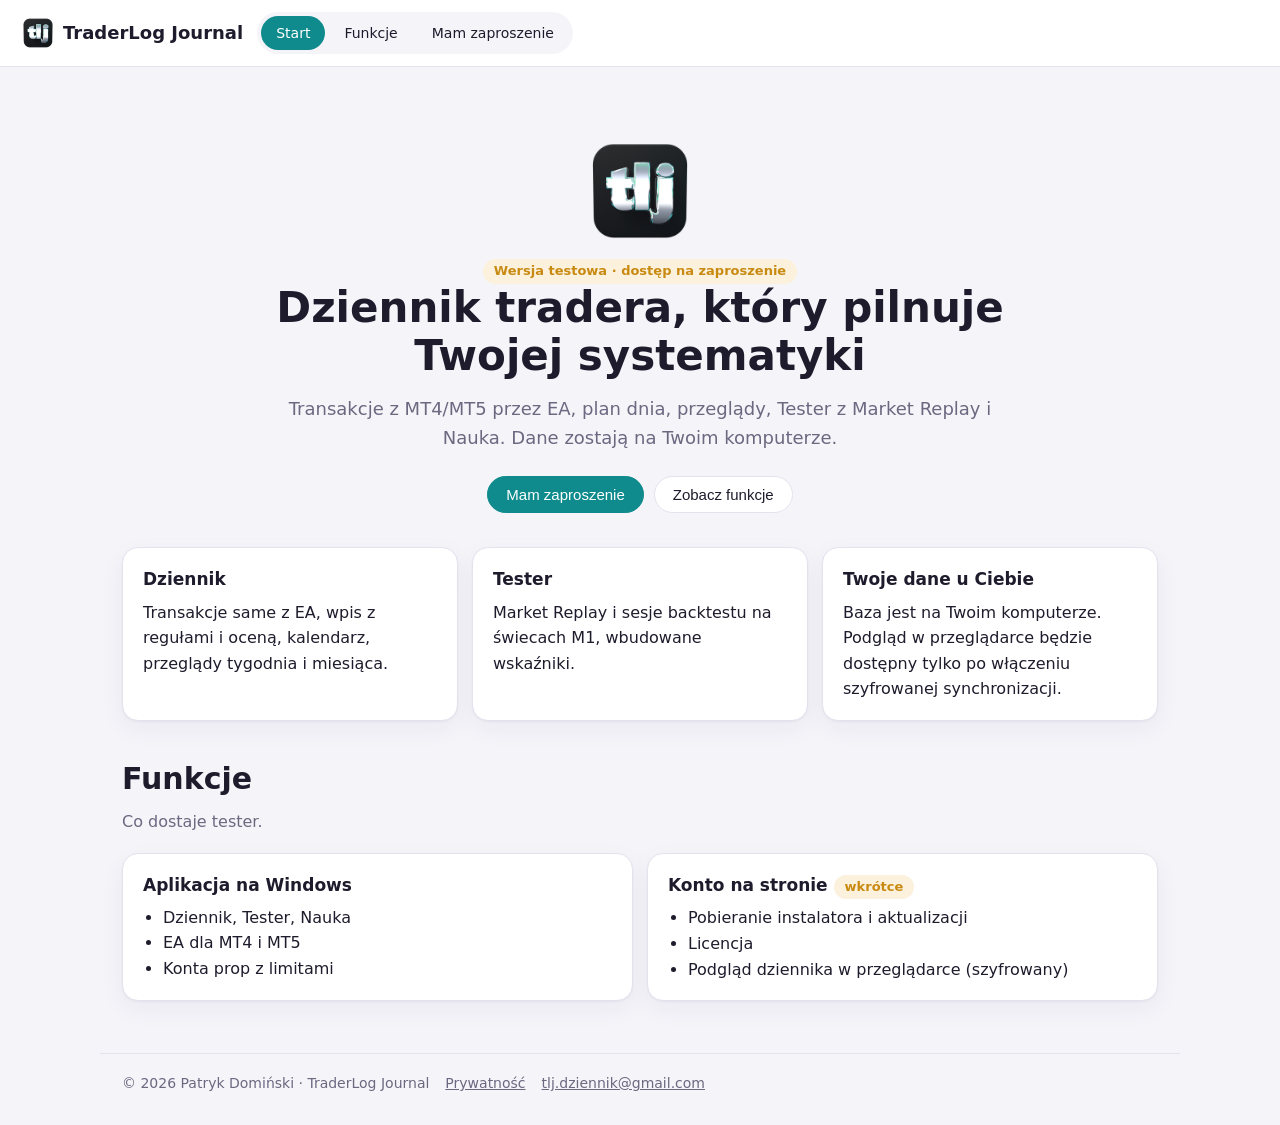
<file: index.html>
<!DOCTYPE html>
<html lang="pl">
<head>
<meta charset="utf-8">
<meta name="viewport" content="width=device-width,initial-scale=1">
<title>TraderLog Journal – dziennik tradera dla MT4 i MT5</title>
<meta name="description" content="Dziennik tradera na Windows: transakcje z MT4/MT5 przez EA, plan dnia, przeglądy, Tester z Market Replay. Wersja testowa, dostęp na zaproszenie.">
<link rel="icon" href="favicon.ico" sizes="any">
<link rel="icon" type="image/png" href="img/ikona-32.png">
<link rel="apple-touch-icon" href="img/ikona-256.png">
<link rel="stylesheet" href="style.css">
</head>
<body>
<header class="top">
 <a class="logo" href="index.html"><img src="img/logo-64.png" alt="" width="32" height="32">TraderLog Journal</a>
 <nav class="pills"><a class="on" href="index.html">Start</a><a href="index.html#funkcje">Funkcje</a><a href="zaproszenie.html">Mam zaproszenie</a></nav>
 <span class="sp"></span>
</header>
<main>
 <section class="hero">
  <img src="img/ikona-256.png" alt="Logo TraderLog Journal" width="104" height="104" class="herologo">
  <span class="tag">Wersja testowa · dostęp na zaproszenie</span>
  <h1>Dziennik tradera, który pilnuje<br>Twojej systematyki</h1>
  <p>Transakcje z MT4/MT5 przez EA, plan dnia, przeglądy, Tester z Market Replay i Nauka. Dane zostają na Twoim komputerze.</p>
  <div class="row"><a class="btn pri" href="zaproszenie.html">Mam zaproszenie</a><a class="btn" href="#funkcje">Zobacz funkcje</a></div>
 </section>

 <div class="grid g3">
  <div class="card"><h3>Dziennik</h3>Transakcje same z EA, wpis z regułami i oceną, kalendarz, przeglądy tygodnia i miesiąca.</div>
  <div class="card"><h3>Tester</h3>Market Replay i sesje backtestu na świecach M1, wbudowane wskaźniki.</div>
  <div class="card"><h3>Twoje dane u Ciebie</h3>Baza jest na Twoim komputerze. Podgląd w przeglądarce będzie dostępny tylko po włączeniu szyfrowanej synchronizacji.</div>
 </div>

 <section id="funkcje" class="sec">
  <h1>Funkcje</h1>
  <p class="lead">Co dostaje tester.</p>
  <div class="grid g2">
   <div class="card"><h3>Aplikacja na Windows</h3><ul><li>Dziennik, Tester, Nauka</li><li>EA dla MT4 i MT5</li><li>Konta prop z limitami</li></ul></div>
   <div class="card"><h3>Konto na stronie <span class="tag">wkrótce</span></h3><ul><li>Pobieranie instalatora i aktualizacji</li><li>Licencja</li><li>Podgląd dziennika w przeglądarce (szyfrowany)</li></ul></div>
  </div>
 </section>
</main>
<footer>
 <span>© 2026 Patryk Domiński · TraderLog Journal</span>
 <a href="prywatnosc.html">Prywatność</a>
 <a href="mailto:tlj.dziennik@gmail.com">tlj.dziennik@gmail.com</a>
</footer>
</body>
</html>
</file>
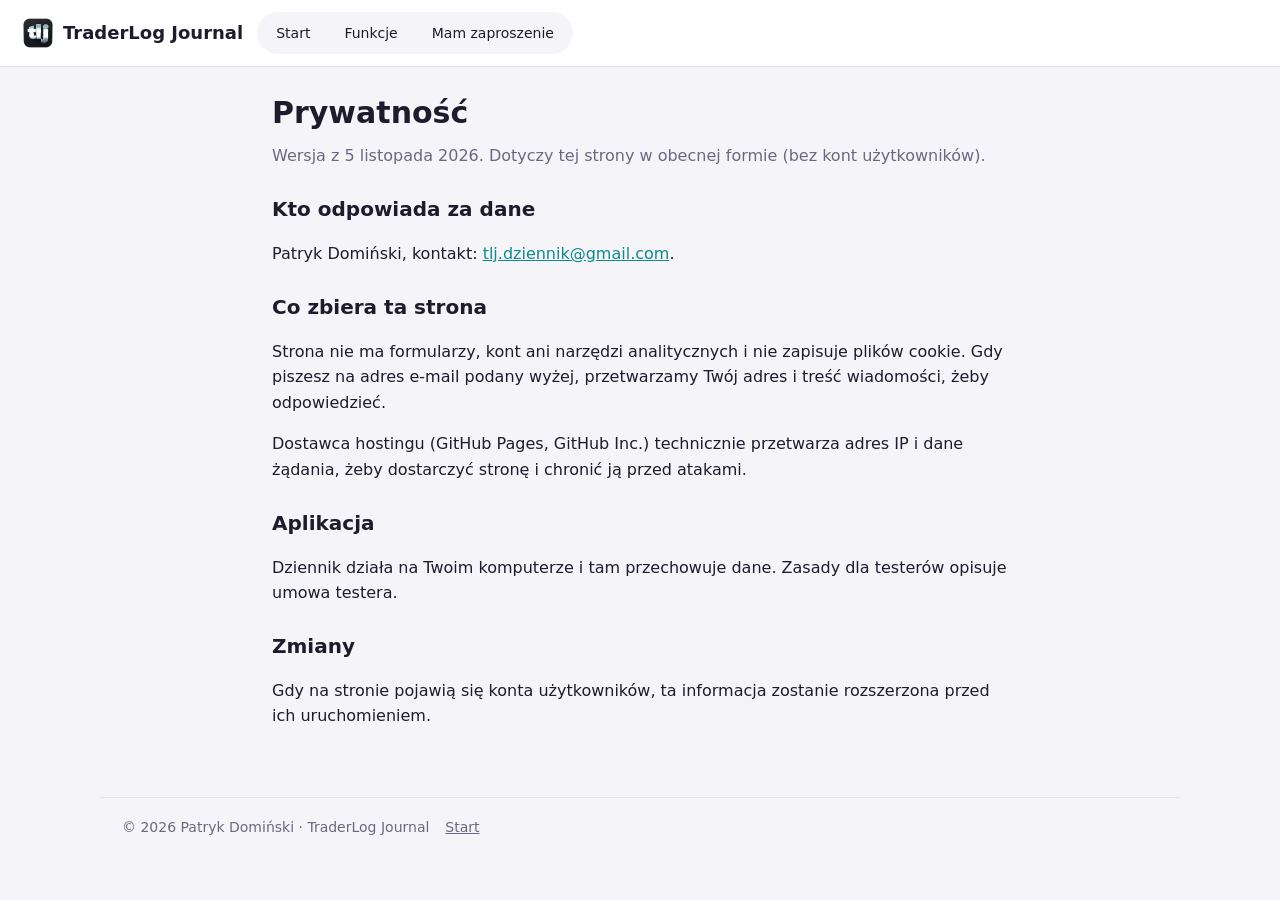
<file: prywatnosc.html>
<!DOCTYPE html>
<html lang="pl">
<head>
<meta charset="utf-8">
<meta name="viewport" content="width=device-width,initial-scale=1">
<title>Prywatność – TraderLog Journal</title>
<link rel="icon" href="favicon.ico" sizes="any">
<link rel="icon" type="image/png" href="img/ikona-32.png">
<link rel="apple-touch-icon" href="img/ikona-256.png">
<link rel="stylesheet" href="style.css">
</head>
<body>
<header class="top">
 <a class="logo" href="index.html"><img src="img/logo-64.png" alt="" width="32" height="32">TraderLog Journal</a>
 <nav class="pills"><a href="index.html">Start</a><a href="index.html#funkcje">Funkcje</a><a href="zaproszenie.html">Mam zaproszenie</a></nav>
</header>
<main class="doc">
 <h1>Prywatność</h1>
 <p class="lead">Wersja z 5 listopada 2026. Dotyczy tej strony w obecnej formie (bez kont użytkowników).</p>
 <h2>Kto odpowiada za dane</h2>
 <p>Patryk Domiński, kontakt: <a href="mailto:tlj.dziennik@gmail.com">tlj.dziennik@gmail.com</a>.</p>
 <h2>Co zbiera ta strona</h2>
 <p>Strona nie ma formularzy, kont ani narzędzi analitycznych i nie zapisuje plików cookie. Gdy piszesz na adres e-mail podany wyżej, przetwarzamy Twój adres i treść wiadomości, żeby odpowiedzieć.</p>
 <p>Dostawca hostingu (GitHub Pages, GitHub Inc.) technicznie przetwarza adres IP i dane żądania, żeby dostarczyć stronę i chronić ją przed atakami.</p>
 <h2>Aplikacja</h2>
 <p>Dziennik działa na Twoim komputerze i tam przechowuje dane. Zasady dla testerów opisuje umowa testera.</p>
 <h2>Zmiany</h2>
 <p>Gdy na stronie pojawią się konta użytkowników, ta informacja zostanie rozszerzona przed ich uruchomieniem.</p>
</main>
<footer>
 <span>© 2026 Patryk Domiński · TraderLog Journal</span>
 <a href="index.html">Start</a>
</footer>
</body>
</html>
</file>
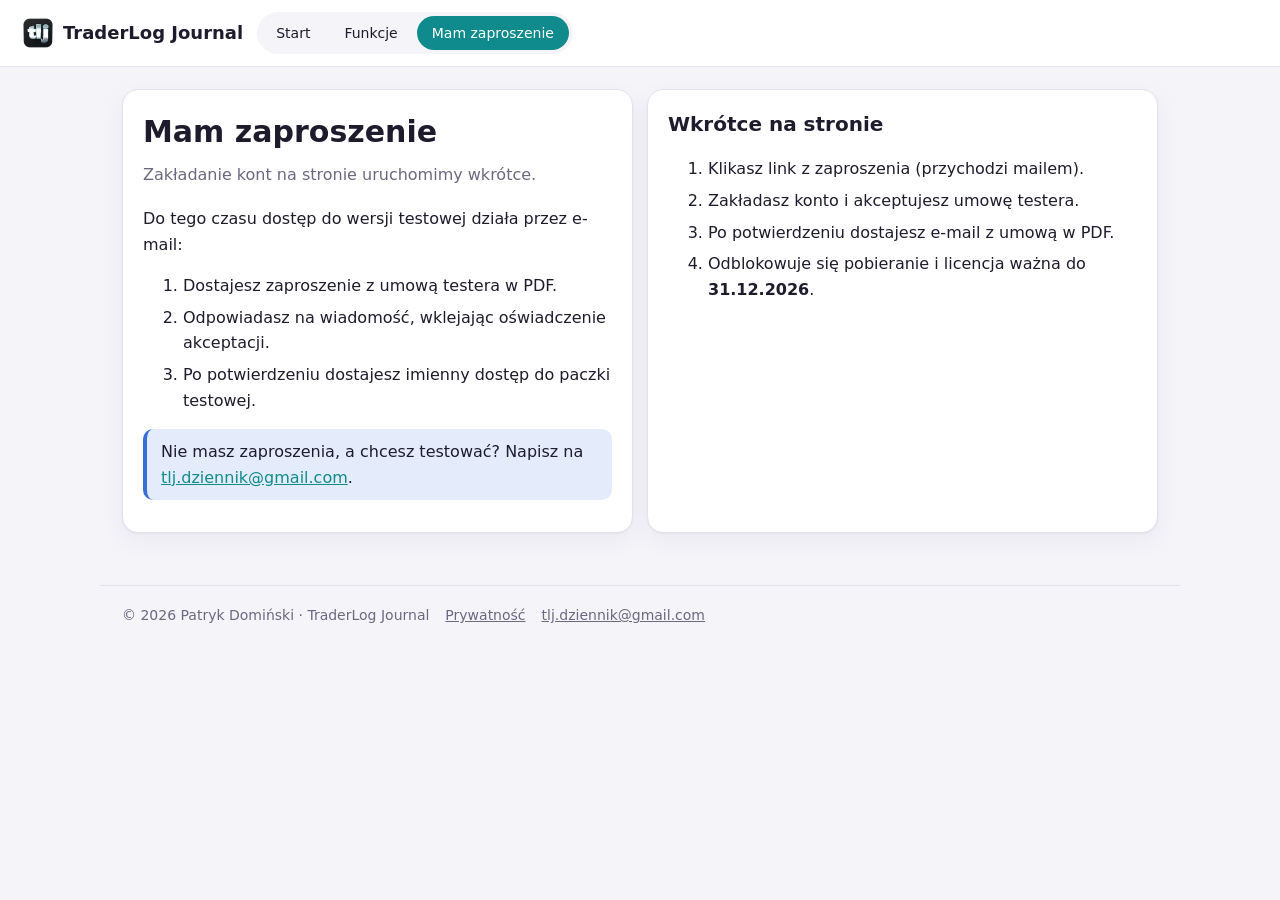
<file: zaproszenie.html>
<!DOCTYPE html>
<html lang="pl">
<head>
<meta charset="utf-8">
<meta name="viewport" content="width=device-width,initial-scale=1">
<title>Mam zaproszenie – TraderLog Journal</title>
<link rel="icon" href="favicon.ico" sizes="any">
<link rel="icon" type="image/png" href="img/ikona-32.png">
<link rel="apple-touch-icon" href="img/ikona-256.png">
<link rel="stylesheet" href="style.css">
</head>
<body>
<header class="top">
 <a class="logo" href="index.html"><img src="img/logo-64.png" alt="" width="32" height="32">TraderLog Journal</a>
 <nav class="pills"><a href="index.html">Start</a><a href="index.html#funkcje">Funkcje</a><a class="on" href="zaproszenie.html">Mam zaproszenie</a></nav>
 <span class="sp"></span>
</header>
<main>
 <div class="grid g2">
  <div class="card">
   <h1>Mam zaproszenie</h1>
   <p class="lead">Zakładanie kont na stronie uruchomimy wkrótce.</p>
   <p>Do tego czasu dostęp do wersji testowej działa przez e-mail:</p>
   <ol>
    <li>Dostajesz zaproszenie z umową testera w PDF.</li>
    <li>Odpowiadasz na wiadomość, wklejając oświadczenie akceptacji.</li>
    <li>Po potwierdzeniu dostajesz imienny dostęp do paczki testowej.</li>
   </ol>
   <div class="info">Nie masz zaproszenia, a chcesz testować? Napisz na <a href="mailto:tlj.dziennik@gmail.com">tlj.dziennik@gmail.com</a>.</div>
  </div>
  <div class="card">
   <h2>Wkrótce na stronie</h2>
   <ol>
    <li>Klikasz link z zaproszenia (przychodzi mailem).</li>
    <li>Zakładasz konto i akceptujesz umowę testera.</li>
    <li>Po potwierdzeniu dostajesz e-mail z umową w PDF.</li>
    <li>Odblokowuje się pobieranie i licencja ważna do <b>31.12.2026</b>.</li>
   </ol>
  </div>
 </div>
</main>
<footer>
 <span>© 2026 Patryk Domiński · TraderLog Journal</span>
 <a href="prywatnosc.html">Prywatność</a>
 <a href="mailto:tlj.dziennik@gmail.com">tlj.dziennik@gmail.com</a>
</footer>
</body>
</html>
</file>
<file: style.css>
:root{--bg:#f5f4f9;--panel:#fff;--ink:#1e1c2c;--muted:#6b6880;--line:#e5e2ee;--accent:#0f8b8d;--accent-ink:#fff;--accent-soft:#dff2f1;--gold:#c98a12;--gold-soft:#fbf1dc;--blue:#3b6fd8;--blue-soft:#e4ecfb;--shadow:0 1px 2px rgba(40,30,90,.05),0 8px 24px rgba(40,30,90,.05)}
@media(prefers-color-scheme:dark){:root{--bg:#15141f;--panel:#1e1c2b;--ink:#ecebf5;--muted:#a3a0b8;--line:#302d42;--accent:#2bb5b7;--accent-ink:#0b1a1a;--accent-soft:#173537;--gold:#e0a93a;--gold-soft:#3a2f17;--blue:#6f97ee;--blue-soft:#1d2840}}
*{box-sizing:border-box}
body{margin:0;background:var(--bg);color:var(--ink);font:16px/1.6 Outfit,"Segoe UI",system-ui,sans-serif}
a{color:var(--accent)}
.top{display:flex;align-items:center;gap:14px;padding:12px 22px;background:var(--panel);border-bottom:1px solid var(--line);flex-wrap:wrap}
.logo{display:flex;align-items:center;gap:9px;font-weight:700;font-size:18px;color:var(--ink);text-decoration:none}
.logo img{width:32px;height:32px;border-radius:8px;display:block}
.pills{display:flex;gap:4px;background:var(--bg);border-radius:99px;padding:4px;flex-wrap:wrap}
.pills a{padding:6px 15px;border-radius:99px;text-decoration:none;color:var(--ink);font-weight:500;font-size:14px}
.pills a.on{background:var(--accent);color:var(--accent-ink)}
.sp{flex:1}
.btn{display:inline-block;border:1px solid var(--line);background:var(--panel);color:var(--ink);border-radius:99px;padding:9px 18px;font:500 15px Outfit,"Segoe UI",sans-serif;text-decoration:none}
.btn.pri{background:var(--accent);border-color:var(--accent);color:var(--accent-ink)}
main{max-width:1080px;margin:0 auto;padding:22px}
h1{font-size:30px;margin:0 0 6px}h2{font-size:20px;margin:0 0 10px}h3{font-size:17px;margin:0 0 6px}
.lead{color:var(--muted);margin:0 0 18px}
.hero{padding:50px 10px 34px;text-align:center}
.hero h1{font-size:42px;line-height:1.15}
.hero p{font-size:18px;color:var(--muted);max-width:720px;margin:14px auto 24px}
.row{display:flex;gap:10px;justify-content:center;flex-wrap:wrap}
.grid{display:grid;gap:14px}.g2{grid-template-columns:1fr 1fr}.g3{grid-template-columns:repeat(3,1fr)}
@media(max-width:820px){.g2,.g3{grid-template-columns:1fr}.hero h1{font-size:32px}}
.card{background:var(--panel);border:1px solid var(--line);border-radius:16px;padding:18px 20px;box-shadow:var(--shadow)}
.card ul{margin:6px 0 0;padding-left:20px}
.tag{display:inline-block;border-radius:99px;padding:2px 11px;font-size:13px;font-weight:600;background:var(--gold-soft);color:var(--gold)}
.info{background:var(--blue-soft);border-left:4px solid var(--blue);border-radius:10px;padding:10px 14px;margin:14px 0}
ol li{margin:6px 0}
footer{max-width:1080px;margin:30px auto 0;padding:18px 22px 30px;border-top:1px solid var(--line);color:var(--muted);font-size:14px;display:flex;gap:16px;flex-wrap:wrap}
footer a{color:var(--muted)}
.doc{max-width:780px}.doc h2{margin-top:24px}
.herologo{display:block;margin:0 auto 14px}.sec{margin-top:34px}
</file>
